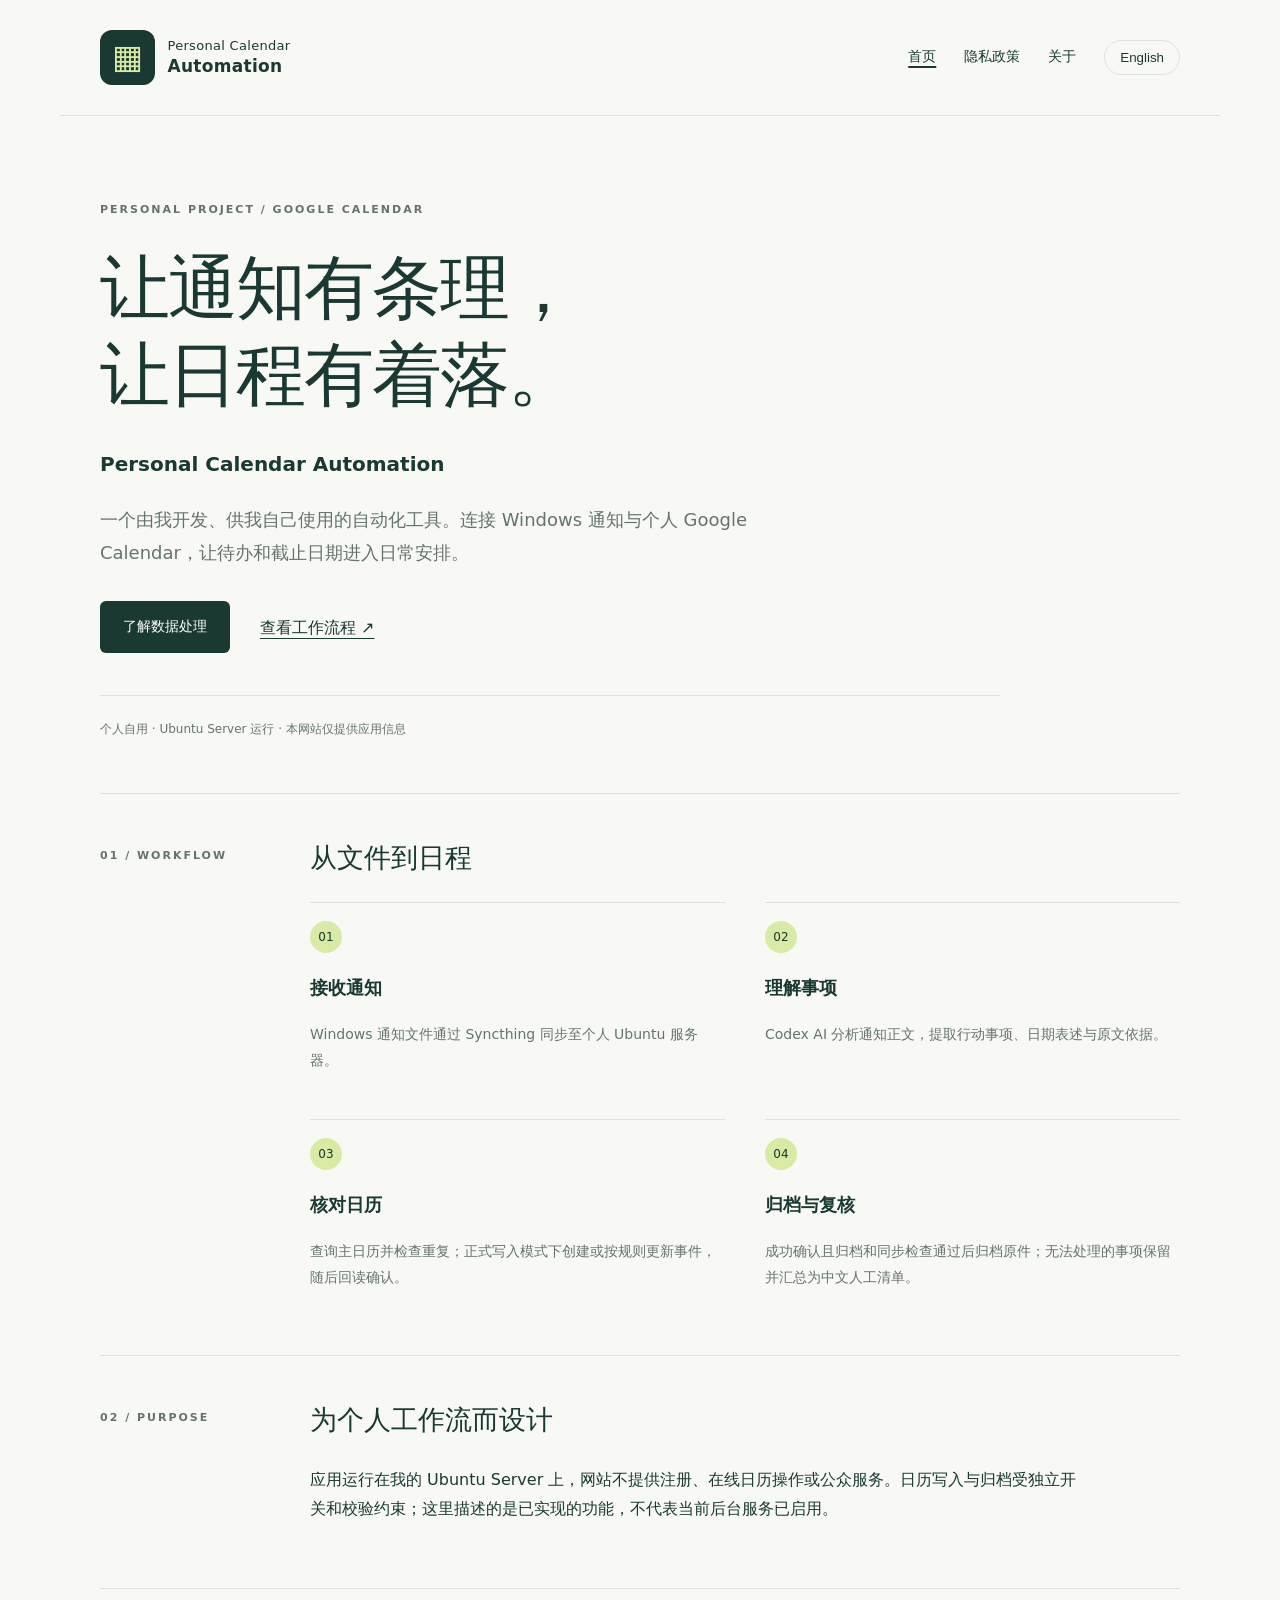
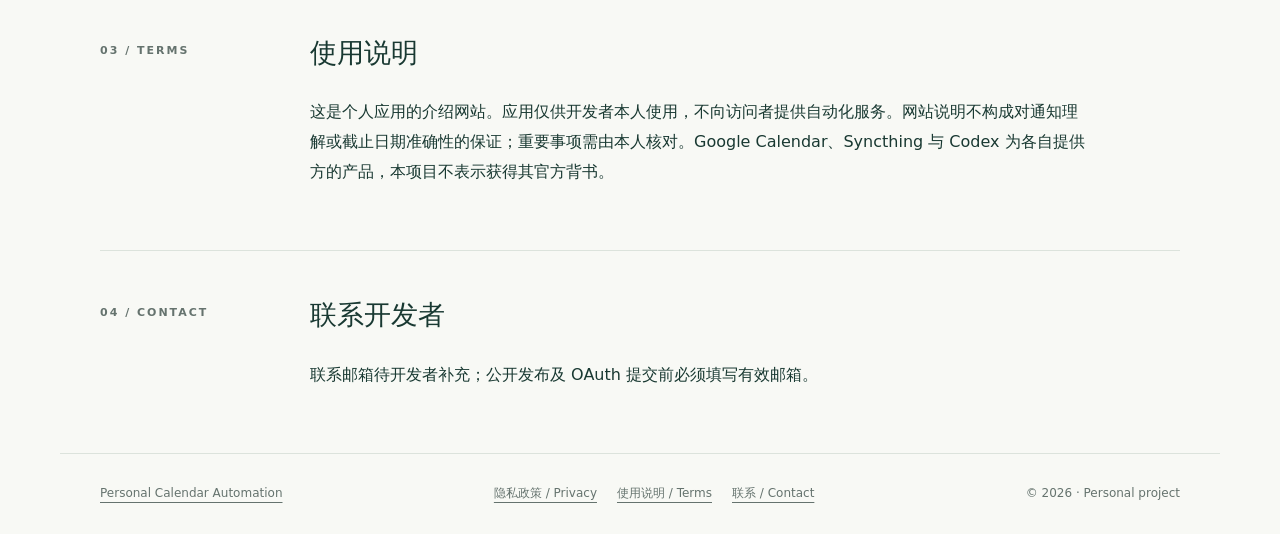
<file: index.html>
<!doctype html><html lang="zh-CN"><head><meta charset="utf-8"><meta name="viewport" content="width=device-width,initial-scale=1"><meta name="description" content="Personal Calendar Automation — 个人自用的通知与 Google Calendar 自动化工具 / A personal notification-to-calendar automation tool."><title>Home · Personal Calendar Automation</title><link rel="icon" href="assets/favicon.svg" type="image/svg+xml"><link rel="stylesheet" href="assets/style.css"><script src="assets/site.js" defer></script></head><body><a class="skip" href="#main">跳至正文 / Skip to content</a><header class="header"><a class="brand" href="index.html"><span class="mark" aria-hidden="true">▦</span><span>Personal Calendar<br><strong>Automation</strong></span></a><nav aria-label="Main navigation"><a href="index.html" aria-current="page"><span class=""><span lang="zh-CN">首页</span><span lang="en">Home</span></span></a><a href="privacy.html"><span class=""><span lang="zh-CN">隐私政策</span><span lang="en">Privacy</span></span></a><a href="about.html"><span class=""><span lang="zh-CN">关于</span><span lang="en">About</span></span></a><button id="language" hidden type="button" aria-label="Switch language / 切换语言">English</button></nav></header><main id="main"><div class="hero"><div class="eyebrow">PERSONAL PROJECT / GOOGLE CALENDAR</div><h1 class=""><span lang="zh-CN">让通知有条理，<br>让日程有着落。</span><span lang="en">From notifications<br>to a clearer calendar.</span></h1><p class="app-name"><span lang="zh-CN">Personal Calendar Automation</span><span lang="en">Personal Calendar Automation</span></p><p class="lead"><span lang="zh-CN">一个由我开发、供我自己使用的自动化工具。连接 Windows 通知与个人 Google Calendar，让待办和截止日期进入日常安排。</span><span lang="en">A tool I develop for my own use. It connects Windows notifications with my personal Google Calendar, turning tasks and deadlines into daily plans.</span></p><div class="actions"><a class="button" href="privacy.html"><span class=""><span lang="zh-CN">了解数据处理</span><span lang="en">Read the privacy policy</span></span></a><a href="#workflow"><span class=""><span lang="zh-CN">查看工作流程 ↗</span><span lang="en">Explore the workflow ↗</span></span></a></div><div class="hero-note"><span class=""><span lang="zh-CN">个人自用 · Ubuntu Server 运行 · 本网站仅提供应用信息</span><span lang="en">Personal use · Runs on Ubuntu Server · This website provides app information only</span></span></div></div><div id="workflow"><section class="section"><div class="section-label">01 / WORKFLOW</div><div><h2 class=""><span lang="zh-CN">从文件到日程</span><span lang="en">From file to calendar</span></h2><div class="flow"><article><span class="step">01</span><h3 class=""><span lang="zh-CN">接收通知</span><span lang="en">Receive</span></h3><p class=""><span lang="zh-CN">Windows 通知文件通过 Syncthing 同步至个人 Ubuntu 服务器。</span><span lang="en">Syncthing syncs notification files from Windows to my Ubuntu server.</span></p></article><article><span class="step">02</span><h3 class=""><span lang="zh-CN">理解事项</span><span lang="en">Understand</span></h3><p class=""><span lang="zh-CN">Codex AI 分析通知正文，提取行动事项、日期表述与原文依据。</span><span lang="en">Codex AI analyzes notification text and extracts tasks, date expressions and supporting evidence.</span></p></article><article><span class="step">03</span><h3 class=""><span lang="zh-CN">核对日历</span><span lang="en">Reconcile</span></h3><p class=""><span lang="zh-CN">查询主日历并检查重复；正式写入模式下创建或按规则更新事件，随后回读确认。</span><span lang="en">Checks the primary calendar for duplicates; live mode creates or updates events under defined rules, then reads them back to confirm.</span></p></article><article><span class="step">04</span><h3 class=""><span lang="zh-CN">归档与复核</span><span lang="en">Archive & review</span></h3><p class=""><span lang="zh-CN">成功确认且归档和同步检查通过后归档原件；无法处理的事项保留并汇总为中文人工清单。</span><span lang="en">Archives originals after confirmation and archive/sync checks; unresolved items remain for a Chinese manual-review list.</span></p></article></div></div></section></div><section class="section"><div class="section-label">02 / PURPOSE</div><div><h2 class=""><span lang="zh-CN">为个人工作流而设计</span><span lang="en">Built for a personal workflow</span></h2><p class=""><span lang="zh-CN">应用运行在我的 Ubuntu Server 上，网站不提供注册、在线日历操作或公众服务。日历写入与归档受独立开关和校验约束；这里描述的是已实现的功能，不代表当前后台服务已启用。</span><span lang="en">The application runs on my Ubuntu Server. This website offers no registration, online calendar operations or public service. Calendar writes and archiving have separate controls and checks; these are implemented capabilities, not a statement that the background service is currently enabled.</span></p></div></section><div id="terms"><section class="section"><div class="section-label">03 / TERMS</div><div><h2 class=""><span lang="zh-CN">使用说明</span><span lang="en">Terms of use</span></h2><p class=""><span lang="zh-CN">这是个人应用的介绍网站。应用仅供开发者本人使用，不向访问者提供自动化服务。网站说明不构成对通知理解或截止日期准确性的保证；重要事项需由本人核对。Google Calendar、Syncthing 与 Codex 为各自提供方的产品，本项目不表示获得其官方背书。</span><span lang="en">This is an informational website for a personal application used only by its developer. It does not offer automation services to visitors. The documentation does not guarantee interpretation or deadline accuracy; important items require personal review. Google Calendar, Syncthing and Codex belong to their respective providers; this project does not imply their endorsement.</span></p></div></section></div><section class="section"><div class="section-label">04 / CONTACT</div><div><h2 class=""><span lang="zh-CN">联系开发者</span><span lang="en">Contact the developer</span></h2><p class=""><span lang="zh-CN">联系邮箱待开发者补充；公开发布及 OAuth 提交前必须填写有效邮箱。</span><span lang="en">Contact email pending from the developer. A valid email must be added before publication or OAuth submission.</span></p></div></section></main><footer><a href="index.html">Personal Calendar Automation</a><div><a href="privacy.html">隐私政策 / Privacy</a><a href="index.html#terms">使用说明 / Terms</a><a href="about.html#contact">联系 / Contact</a></div><p>© 2026 · Personal project</p></footer></body></html>
</file>
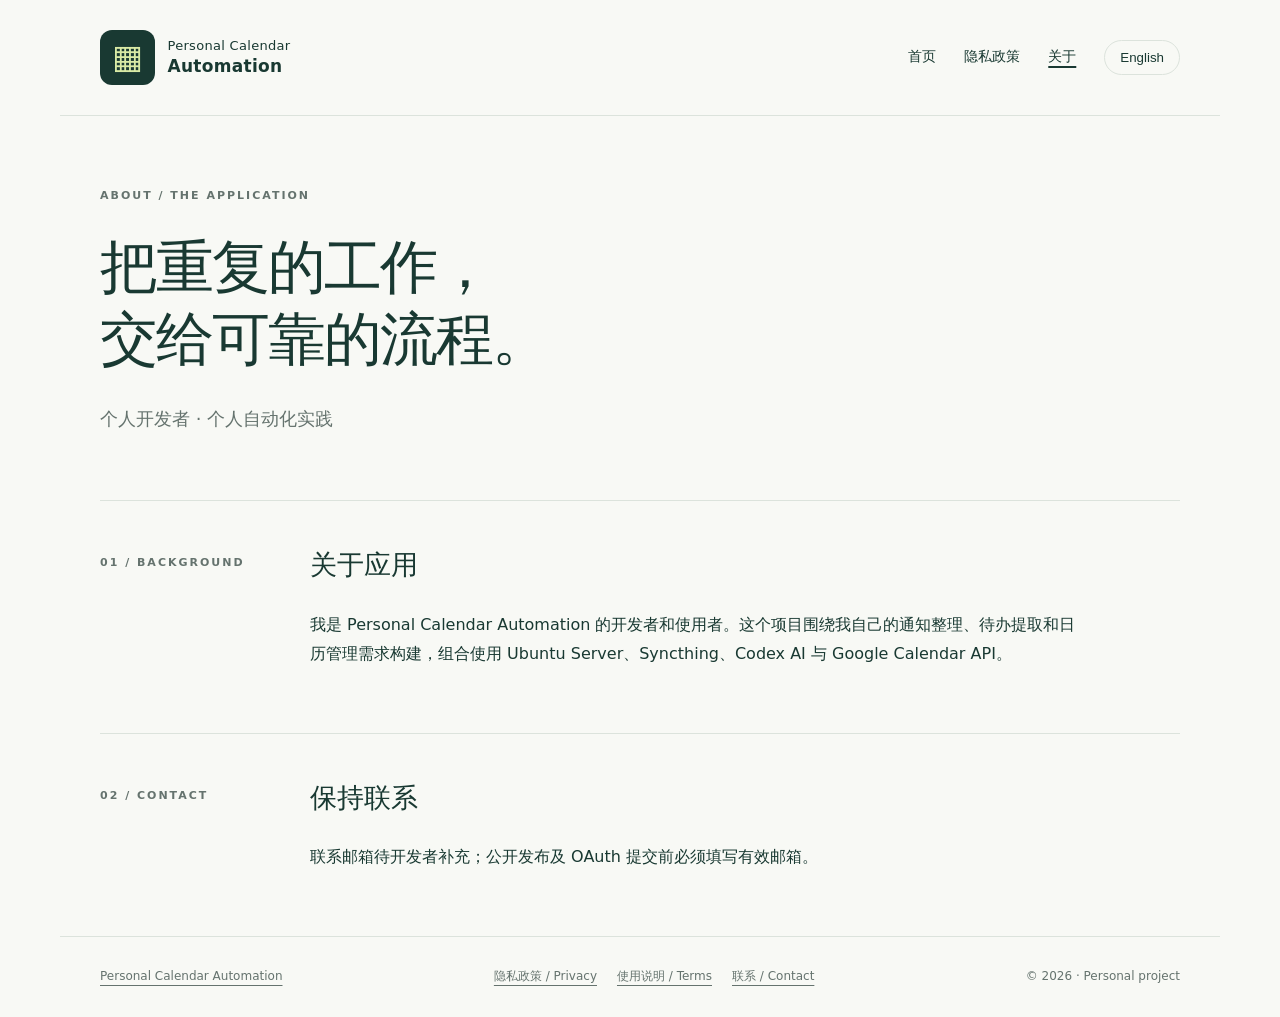
<file: about.html>
<!doctype html><html lang="zh-CN"><head><meta charset="utf-8"><meta name="viewport" content="width=device-width,initial-scale=1"><meta name="description" content="Personal Calendar Automation — 个人自用的通知与 Google Calendar 自动化工具 / A personal notification-to-calendar automation tool."><title>About · Personal Calendar Automation</title><link rel="icon" href="assets/favicon.svg" type="image/svg+xml"><link rel="stylesheet" href="assets/style.css"><script src="assets/site.js" defer></script></head><body><a class="skip" href="#main">跳至正文 / Skip to content</a><header class="header"><a class="brand" href="index.html"><span class="mark" aria-hidden="true">▦</span><span>Personal Calendar<br><strong>Automation</strong></span></a><nav aria-label="Main navigation"><a href="index.html"><span class=""><span lang="zh-CN">首页</span><span lang="en">Home</span></span></a><a href="privacy.html"><span class=""><span lang="zh-CN">隐私政策</span><span lang="en">Privacy</span></span></a><a href="about.html" aria-current="page"><span class=""><span lang="zh-CN">关于</span><span lang="en">About</span></span></a><button id="language" hidden type="button" aria-label="Switch language / 切换语言">English</button></nav></header><main id="main"><div class="page-intro"><div class="eyebrow">ABOUT / THE APPLICATION</div><h1 class=""><span lang="zh-CN">把重复的工作，<br>交给可靠的流程。</span><span lang="en">Make room for work<br>that matters.</span></h1><p class="lead"><span lang="zh-CN">个人开发者 · 个人自动化实践</span><span lang="en">Independent developer · Personal automation</span></p></div><section class="section"><div class="section-label">01 / BACKGROUND</div><div><h2 class=""><span lang="zh-CN">关于应用</span><span lang="en">About the application</span></h2><p class=""><span lang="zh-CN">我是 Personal Calendar Automation 的开发者和使用者。这个项目围绕我自己的通知整理、待办提取和日历管理需求构建，组合使用 Ubuntu Server、Syncthing、Codex AI 与 Google Calendar API。</span><span lang="en">I am the developer and user of Personal Calendar Automation. I built this project around my own notification, task-extraction and calendar-management needs, using Ubuntu Server, Syncthing, Codex AI and the Google Calendar API.</span></p></div></section><div id="contact"><section class="section"><div class="section-label">02 / CONTACT</div><div><h2 class=""><span lang="zh-CN">保持联系</span><span lang="en">Get in touch</span></h2><p class=""><span lang="zh-CN">联系邮箱待开发者补充；公开发布及 OAuth 提交前必须填写有效邮箱。</span><span lang="en">Contact email pending from the developer. A valid email must be added before publication or OAuth submission.</span></p></div></section></div></main><footer><a href="index.html">Personal Calendar Automation</a><div><a href="privacy.html">隐私政策 / Privacy</a><a href="index.html#terms">使用说明 / Terms</a><a href="about.html#contact">联系 / Contact</a></div><p>© 2026 · Personal project</p></footer></body></html>
</file>
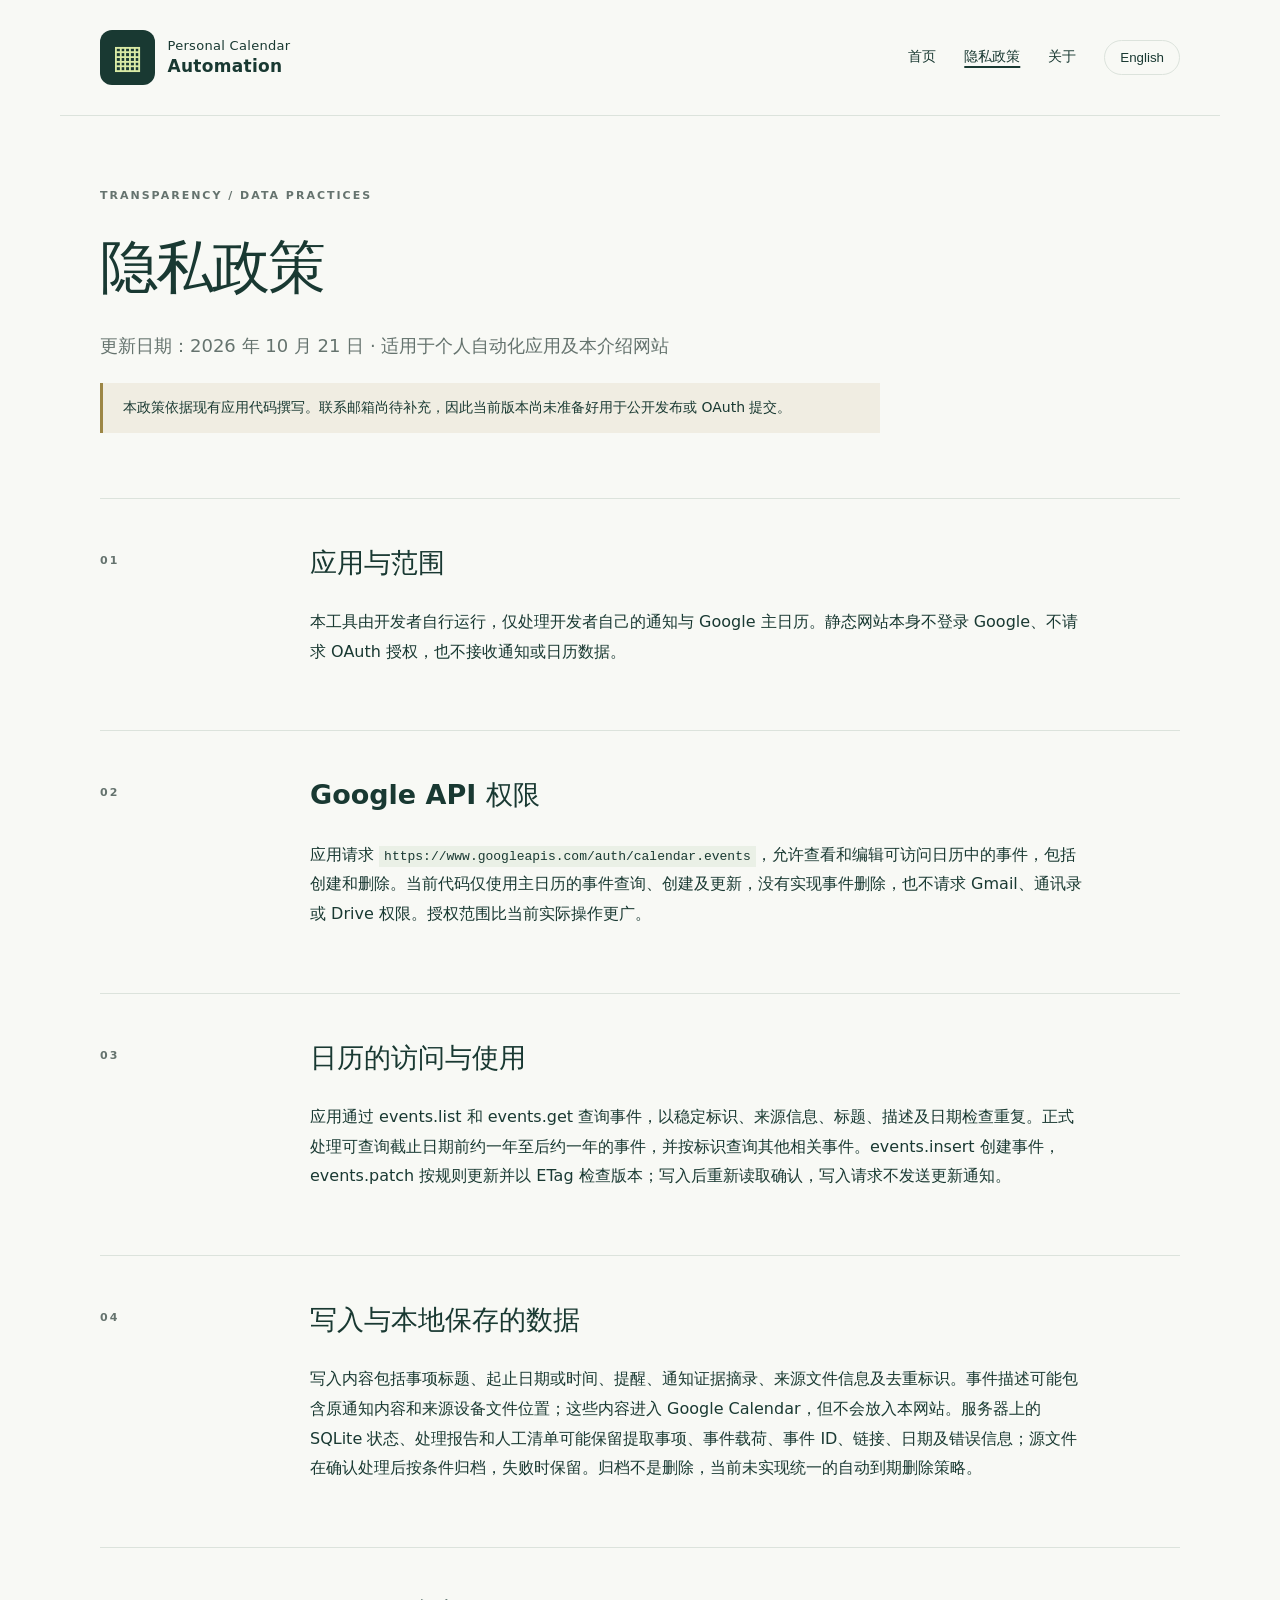
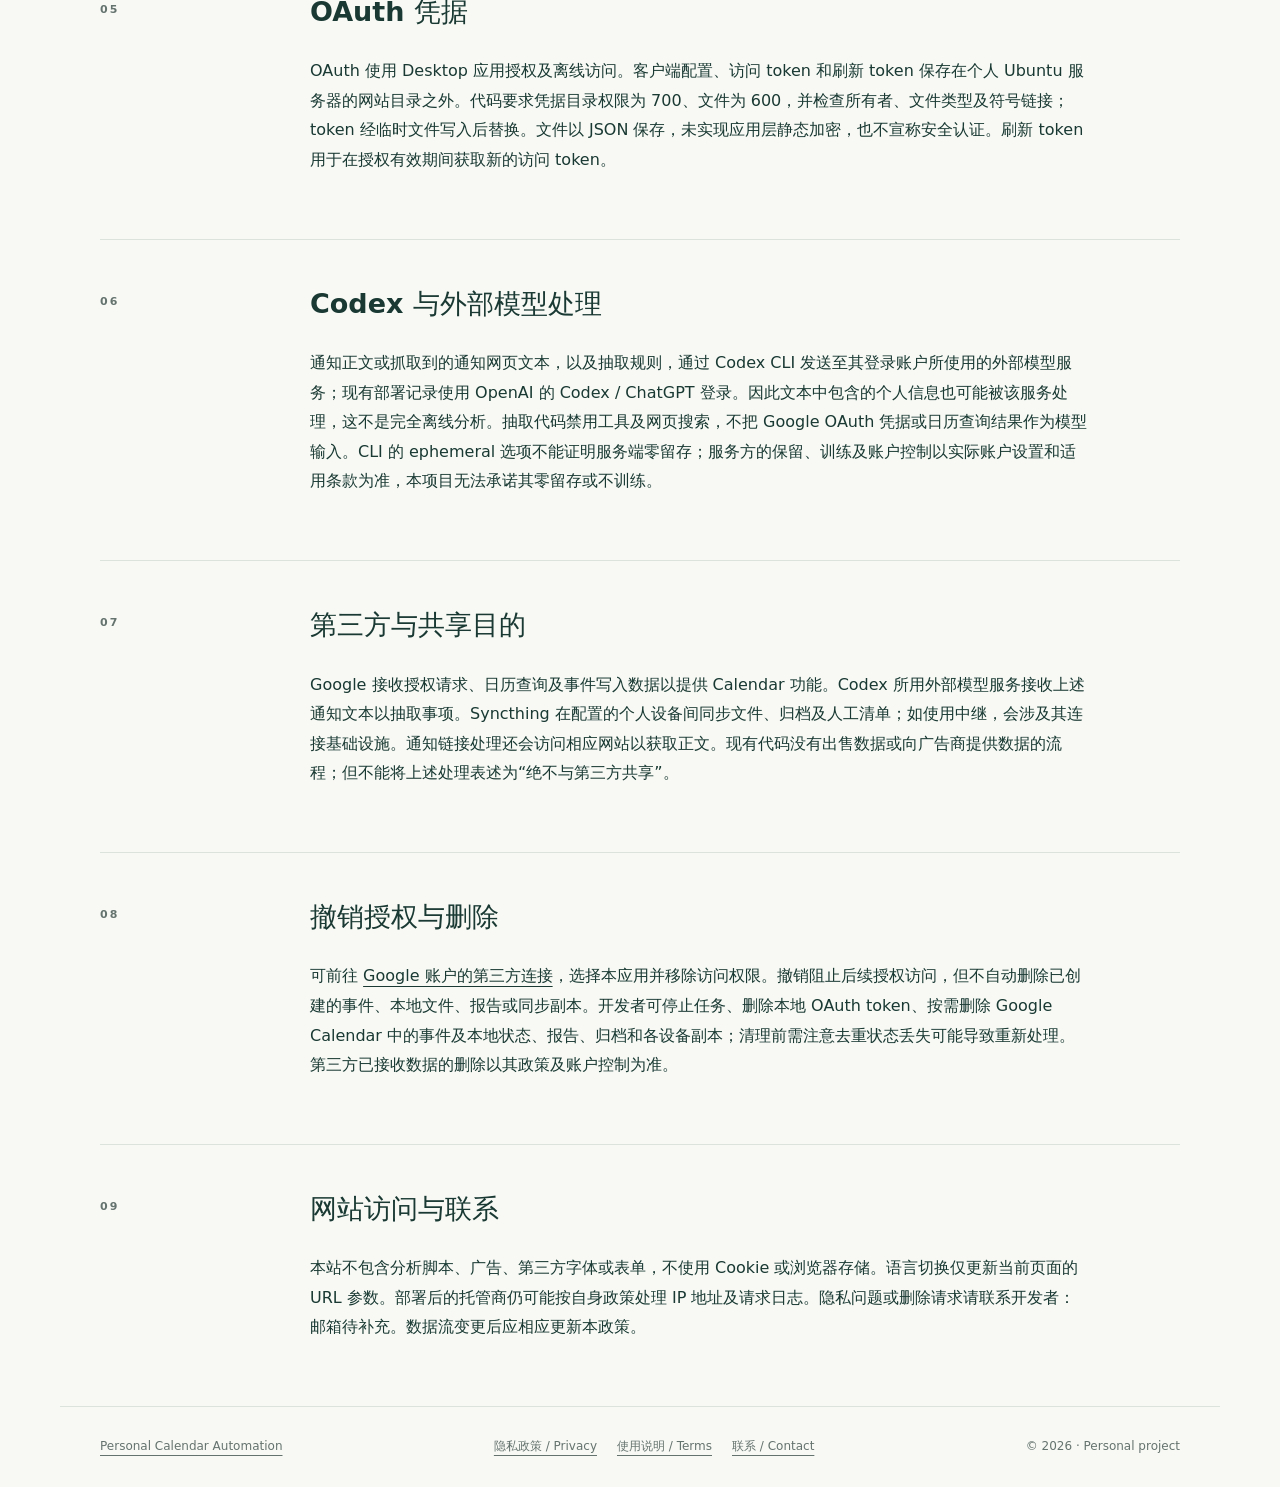
<file: privacy.html>
<!doctype html><html lang="zh-CN"><head><meta charset="utf-8"><meta name="viewport" content="width=device-width,initial-scale=1"><meta name="description" content="Personal Calendar Automation — 个人自用的通知与 Google Calendar 自动化工具 / A personal notification-to-calendar automation tool."><title>Privacy Policy · Personal Calendar Automation</title><link rel="icon" href="assets/favicon.svg" type="image/svg+xml"><link rel="stylesheet" href="assets/style.css"><script src="assets/site.js" defer></script></head><body><a class="skip" href="#main">跳至正文 / Skip to content</a><header class="header"><a class="brand" href="index.html"><span class="mark" aria-hidden="true">▦</span><span>Personal Calendar<br><strong>Automation</strong></span></a><nav aria-label="Main navigation"><a href="index.html"><span class=""><span lang="zh-CN">首页</span><span lang="en">Home</span></span></a><a href="privacy.html" aria-current="page"><span class=""><span lang="zh-CN">隐私政策</span><span lang="en">Privacy</span></span></a><a href="about.html"><span class=""><span lang="zh-CN">关于</span><span lang="en">About</span></span></a><button id="language" hidden type="button" aria-label="Switch language / 切换语言">English</button></nav></header><main id="main"><div class="page-intro"><div class="eyebrow">TRANSPARENCY / DATA PRACTICES</div><h1 class=""><span lang="zh-CN">隐私政策</span><span lang="en">Privacy policy</span></h1><p class="lead"><span lang="zh-CN">更新日期：2026 年 10 月 21 日 · 适用于个人自动化应用及本介绍网站</span><span lang="en">Updated: 21 October 2026 · Covers the personal automation app and this informational website</span></p><p class="notice"><span lang="zh-CN">本政策依据现有应用代码撰写。联系邮箱尚待补充，因此当前版本尚未准备好用于公开发布或 OAuth 提交。</span><span lang="en">This policy reflects the existing application code. A contact email is still required, so this version is not yet ready for publication or OAuth submission.</span></p></div><section class="section"><div class="section-label">01</div><div><h2 class=""><span lang="zh-CN">应用与范围</span><span lang="en">Application and scope</span></h2><p class=""><span lang="zh-CN">本工具由开发者自行运行，仅处理开发者自己的通知与 Google 主日历。静态网站本身不登录 Google、不请求 OAuth 授权，也不接收通知或日历数据。</span><span lang="en">The developer runs this tool for personal notifications and the developer’s own primary Google Calendar. This static website does not sign in to Google, request OAuth consent, or receive notification or calendar data.</span></p></div></section><section class="section"><div class="section-label">02</div><div><h2 class=""><span lang="zh-CN">Google API 权限</span><span lang="en">Google API permission</span></h2><p class=""><span lang="zh-CN">应用请求 <code>https://www.googleapis.com/auth/calendar.events</code>，允许查看和编辑可访问日历中的事件，包括创建和删除。当前代码仅使用主日历的事件查询、创建及更新，没有实现事件删除，也不请求 Gmail、通讯录或 Drive 权限。授权范围比当前实际操作更广。</span><span lang="en">The app requests <code>https://www.googleapis.com/auth/calendar.events</code>, which allows viewing and editing events on accessible calendars, including creating and deleting events. Current code only queries, creates and updates primary-calendar events; it does not implement event deletion or request Gmail, Contacts or Drive scopes. The granted scope is broader than the operations currently used.</span></p></div></section><section class="section"><div class="section-label">03</div><div><h2 class=""><span lang="zh-CN">日历的访问与使用</span><span lang="en">Calendar access and use</span></h2><p class=""><span lang="zh-CN">应用通过 events.list 和 events.get 查询事件，以稳定标识、来源信息、标题、描述及日期检查重复。正式处理可查询截止日期前约一年至后约一年的事件，并按标识查询其他相关事件。events.insert 创建事件，events.patch 按规则更新并以 ETag 检查版本；写入后重新读取确认，写入请求不发送更新通知。</span><span lang="en">The app uses events.list and events.get to check duplicates using stable identifiers, source information, titles, descriptions and dates. Live processing may query roughly one year before to one year after a deadline, plus related events by identifier. It creates events with events.insert and updates them under rules with events.patch and an ETag version check. Writes are read back for confirmation and request no update notifications.</span></p></div></section><section class="section"><div class="section-label">04</div><div><h2 class=""><span lang="zh-CN">写入与本地保存的数据</span><span lang="en">Data written and retained locally</span></h2><p class=""><span lang="zh-CN">写入内容包括事项标题、起止日期或时间、提醒、通知证据摘录、来源文件信息及去重标识。事件描述可能包含原通知内容和来源设备文件位置；这些内容进入 Google Calendar，但不会放入本网站。服务器上的 SQLite 状态、处理报告和人工清单可能保留提取事项、事件载荷、事件 ID、链接、日期及错误信息；源文件在确认处理后按条件归档，失败时保留。归档不是删除，当前未实现统一的自动到期删除策略。</span><span lang="en">Event data includes task titles, start/end dates or times, reminders, notification evidence, source-file information and deduplication identifiers. Descriptions may contain notification excerpts and source-device file locations; this information goes to Google Calendar, not this website. Server-side SQLite state, processing reports and review lists may retain extracted tasks, event payloads, IDs, links, dates and error details. Originals are conditionally archived after confirmation and retained on failure. Archiving is not deletion; there is no unified automatic expiry/deletion policy.</span></p></div></section><section class="section"><div class="section-label">05</div><div><h2 class=""><span lang="zh-CN">OAuth 凭据</span><span lang="en">OAuth credentials</span></h2><p class=""><span lang="zh-CN">OAuth 使用 Desktop 应用授权及离线访问。客户端配置、访问 token 和刷新 token 保存在个人 Ubuntu 服务器的网站目录之外。代码要求凭据目录权限为 700、文件为 600，并检查所有者、文件类型及符号链接；token 经临时文件写入后替换。文件以 JSON 保存，未实现应用层静态加密，也不宣称安全认证。刷新 token 用于在授权有效期间获取新的访问 token。</span><span lang="en">OAuth uses a Desktop application flow with offline access. Client configuration, access tokens and refresh tokens are stored outside the website directory on the personal Ubuntu server. Code requires directory permissions of 700 and file permissions of 600, checks ownership, file types and symbolic links, and replaces tokens using a temporary file. Files are stored as JSON without implemented application-level encryption at rest; no security certification is claimed. The refresh token obtains new access tokens while authorization remains valid.</span></p></div></section><section class="section"><div class="section-label">06</div><div><h2 class=""><span lang="zh-CN">Codex 与外部模型处理</span><span lang="en">Codex and external model processing</span></h2><p class=""><span lang="zh-CN">通知正文或抓取到的通知网页文本，以及抽取规则，通过 Codex CLI 发送至其登录账户所使用的外部模型服务；现有部署记录使用 OpenAI 的 Codex / ChatGPT 登录。因此文本中包含的个人信息也可能被该服务处理，这不是完全离线分析。抽取代码禁用工具及网页搜索，不把 Google OAuth 凭据或日历查询结果作为模型输入。CLI 的 ephemeral 选项不能证明服务端零留存；服务方的保留、训练及账户控制以实际账户设置和适用条款为准，本项目无法承诺其零留存或不训练。</span><span lang="en">Notification text or fetched notification-page text and extraction rules are sent through Codex CLI to the external model service associated with its signed-in account; deployment records show OpenAI Codex / ChatGPT sign-in. Any personal information in that text may therefore be processed by that service; analysis is not fully offline. Extraction disables tools and web search and does not pass Google OAuth credentials or queried calendar results as model input. The CLI ephemeral option does not establish zero server-side retention. Provider retention, training and account controls depend on actual account settings and applicable terms; this project cannot promise zero retention or no training.</span></p></div></section><section class="section"><div class="section-label">07</div><div><h2 class=""><span lang="zh-CN">第三方与共享目的</span><span lang="en">Third parties and purposes</span></h2><p class=""><span lang="zh-CN">Google 接收授权请求、日历查询及事件写入数据以提供 Calendar 功能。Codex 所用外部模型服务接收上述通知文本以抽取事项。Syncthing 在配置的个人设备间同步文件、归档及人工清单；如使用中继，会涉及其连接基础设施。通知链接处理还会访问相应网站以获取正文。现有代码没有出售数据或向广告商提供数据的流程；但不能将上述处理表述为“绝不与第三方共享”。</span><span lang="en">Google receives authorization requests, calendar queries and event writes to provide Calendar functionality. The external model service used by Codex receives the notification text described above for task extraction. Syncthing syncs files, archives and review lists between configured personal devices; relays, if used, involve its connection infrastructure. Notification-link processing also contacts the corresponding websites to retrieve text. Current code has no data-sale or advertising-sharing workflow, but these operations cannot be described as never sharing data with third parties.</span></p></div></section><section class="section"><div class="section-label">08</div><div><h2 class=""><span lang="zh-CN">撤销授权与删除</span><span lang="en">Revocation and deletion</span></h2><p class=""><span lang="zh-CN">可前往 <a href="https://myaccount.google.com/connections">Google 账户的第三方连接</a>，选择本应用并移除访问权限。撤销阻止后续授权访问，但不自动删除已创建的事件、本地文件、报告或同步副本。开发者可停止任务、删除本地 OAuth token、按需删除 Google Calendar 中的事件及本地状态、报告、归档和各设备副本；清理前需注意去重状态丢失可能导致重新处理。第三方已接收数据的删除以其政策及账户控制为准。</span><span lang="en">Visit <a href="https://myaccount.google.com/connections">Google Account third-party connections</a>, select this app and remove access. Revocation prevents further authorized access but does not automatically delete previously created events, local files, reports or synced copies. The developer can stop the task, remove local OAuth tokens, and delete Calendar events, local state, reports, archives and device copies as needed. Removing deduplication state may cause reprocessing. Deletion of data already received by providers is governed by their policies and account controls.</span></p></div></section><section class="section"><div class="section-label">09</div><div><h2 class=""><span lang="zh-CN">网站访问与联系</span><span lang="en">Website visits and contact</span></h2><p class=""><span lang="zh-CN">本站不包含分析脚本、广告、第三方字体或表单，不使用 Cookie 或浏览器存储。语言切换仅更新当前页面的 URL 参数。部署后的托管商仍可能按自身政策处理 IP 地址及请求日志。隐私问题或删除请求请联系开发者：邮箱待补充。数据流变更后应相应更新本政策。</span><span lang="en">This site includes no analytics scripts, advertising, third-party fonts or forms and uses no cookies or browser storage. Language selection only updates the current page’s URL parameter. Once deployed, the hosting provider may process IP addresses and request logs under its own policy. Contact the developer for privacy questions or deletion requests: email pending. This policy should be updated when data flows change.</span></p></div></section></main><footer><a href="index.html">Personal Calendar Automation</a><div><a href="privacy.html">隐私政策 / Privacy</a><a href="index.html#terms">使用说明 / Terms</a><a href="about.html#contact">联系 / Contact</a></div><p>© 2026 · Personal project</p></footer></body></html>
</file>
<file: assets/style.css>
:root{--ink:#193932;--muted:#65736e;--paper:#f8f9f5;--line:#dce3dc;--accent:#d9eaa5}*{box-sizing:border-box}html{scroll-behavior:smooth;scroll-padding-top:24px}body{margin:0;background:var(--paper);color:var(--ink);font:16px/1.85 system-ui,-apple-system,"Segoe UI","Microsoft YaHei",sans-serif}a{color:inherit;text-underline-offset:5px}a:hover{color:#476d36}button,a{touch-action:manipulation}a:focus-visible,button:focus-visible{outline:3px solid #719c32;outline-offset:5px}.header,main,footer{max-width:1160px;margin:auto;padding-left:40px;padding-right:40px}.header{display:flex;justify-content:space-between;align-items:center;padding-top:30px;padding-bottom:30px;border-bottom:1px solid var(--line);gap:24px}.brand{display:flex;align-items:center;gap:12px;text-decoration:none;font-size:13px;line-height:1.35;letter-spacing:.3px}.brand strong{font-size:17px}.mark{font-size:33px;background:var(--ink);color:var(--accent);padding:5px 12px;border-radius:12px}nav{display:flex;gap:28px;align-items:center}nav a{text-decoration:none;font-size:14px}nav a[aria-current]{text-decoration:underline;text-decoration-thickness:2px}button{background:transparent;border:1px solid var(--line);border-radius:30px;padding:9px 15px;color:var(--ink);cursor:pointer}.hero{padding:84px 0 52px;max-width:900px}.eyebrow,.section-label{font-size:11px;letter-spacing:2px;font-weight:650;color:var(--muted)}h1{font-size:clamp(38px,5.8vw,70px);line-height:1.25;letter-spacing:-2px;margin:25px 0 26px;font-weight:550}h2{font-size:27px;font-weight:550;line-height:1.5;margin:0 0 24px}h3{font-size:18px;font-weight:600}p{margin:0 0 20px}.app-name{font-size:20px;font-weight:600}.lead{max-width:720px;color:var(--muted);font-size:18px}.actions{display:flex;align-items:center;gap:30px;margin:32px 0 42px}.button{background:var(--ink);color:white;text-decoration:none;border-radius:6px;padding:13px 23px;font-size:14px}.button:hover{background:#2e5145;color:white}.hero-note{border-top:1px solid var(--line);padding-top:22px;font-size:12px;color:var(--muted)}.section{border-top:1px solid var(--line);padding:44px 0;display:grid;grid-template-columns:180px 1fr;gap:30px}.section p{max-width:780px}.section-label{padding-top:8px}.flow{display:grid;grid-template-columns:1fr 1fr;gap:25px 40px}.flow article{border-top:1px solid var(--line);padding-top:18px}.flow p{font-size:14px;color:var(--muted)}.step{font-size:12px;display:inline-block;background:var(--accent);border-radius:50%;width:32px;height:32px;line-height:32px;text-align:center}.page-intro{padding:70px 0 45px}.page-intro h1{font-size:clamp(36px,5vw,58px)}.notice{border-left:3px solid #9c8645;padding:12px 20px;background:#f0ede2;font-size:14px;max-width:780px}.muted{color:var(--muted)}code{font-size:13px;overflow-wrap:anywhere;background:#eaf0e6;padding:3px 5px}.link-row{display:flex;justify-content:space-between;gap:20px;align-items:center;border-bottom:1px solid var(--line);padding:10px 0}.link-row span{color:var(--muted);font-size:14px}footer{border-top:1px solid var(--line);padding-top:28px;padding-bottom:30px;display:flex;gap:24px;flex-wrap:wrap;justify-content:space-between;font-size:12px;color:var(--muted)}footer div{display:flex;gap:20px}footer p{margin:0}.skip{position:absolute;left:10px;top:-100px;background:white;padding:10px}.skip:focus{top:10px}html[data-language="zh"] [lang="en"],html[data-language="en"] [lang="zh-CN"]{display:none}html:not([data-language]) [lang="en"]{display:block;color:var(--muted)}@media(max-width:700px){.header,main,footer{padding-left:22px;padding-right:22px}.header{flex-wrap:wrap;padding-top:22px;padding-bottom:20px}nav{gap:22px;justify-content:space-between;width:100%}.hero{padding-top:50px}h1{letter-spacing:-1px}.section{grid-template-columns:1fr;gap:14px;padding:30px 0}.flow{grid-template-columns:1fr;gap:14px}.actions{gap:18px;flex-wrap:wrap}.page-intro{padding-top:45px}.lead{font-size:16px}footer{display:block}footer div{margin:15px 0}.link-row{flex-wrap:wrap}}@media(prefers-reduced-motion:reduce){html{scroll-behavior:auto}}@media print{button,.skip{display:none}.header,main,footer{max-width:none;padding:0}.section{break-inside:avoid}body{background:white}}
</file>
